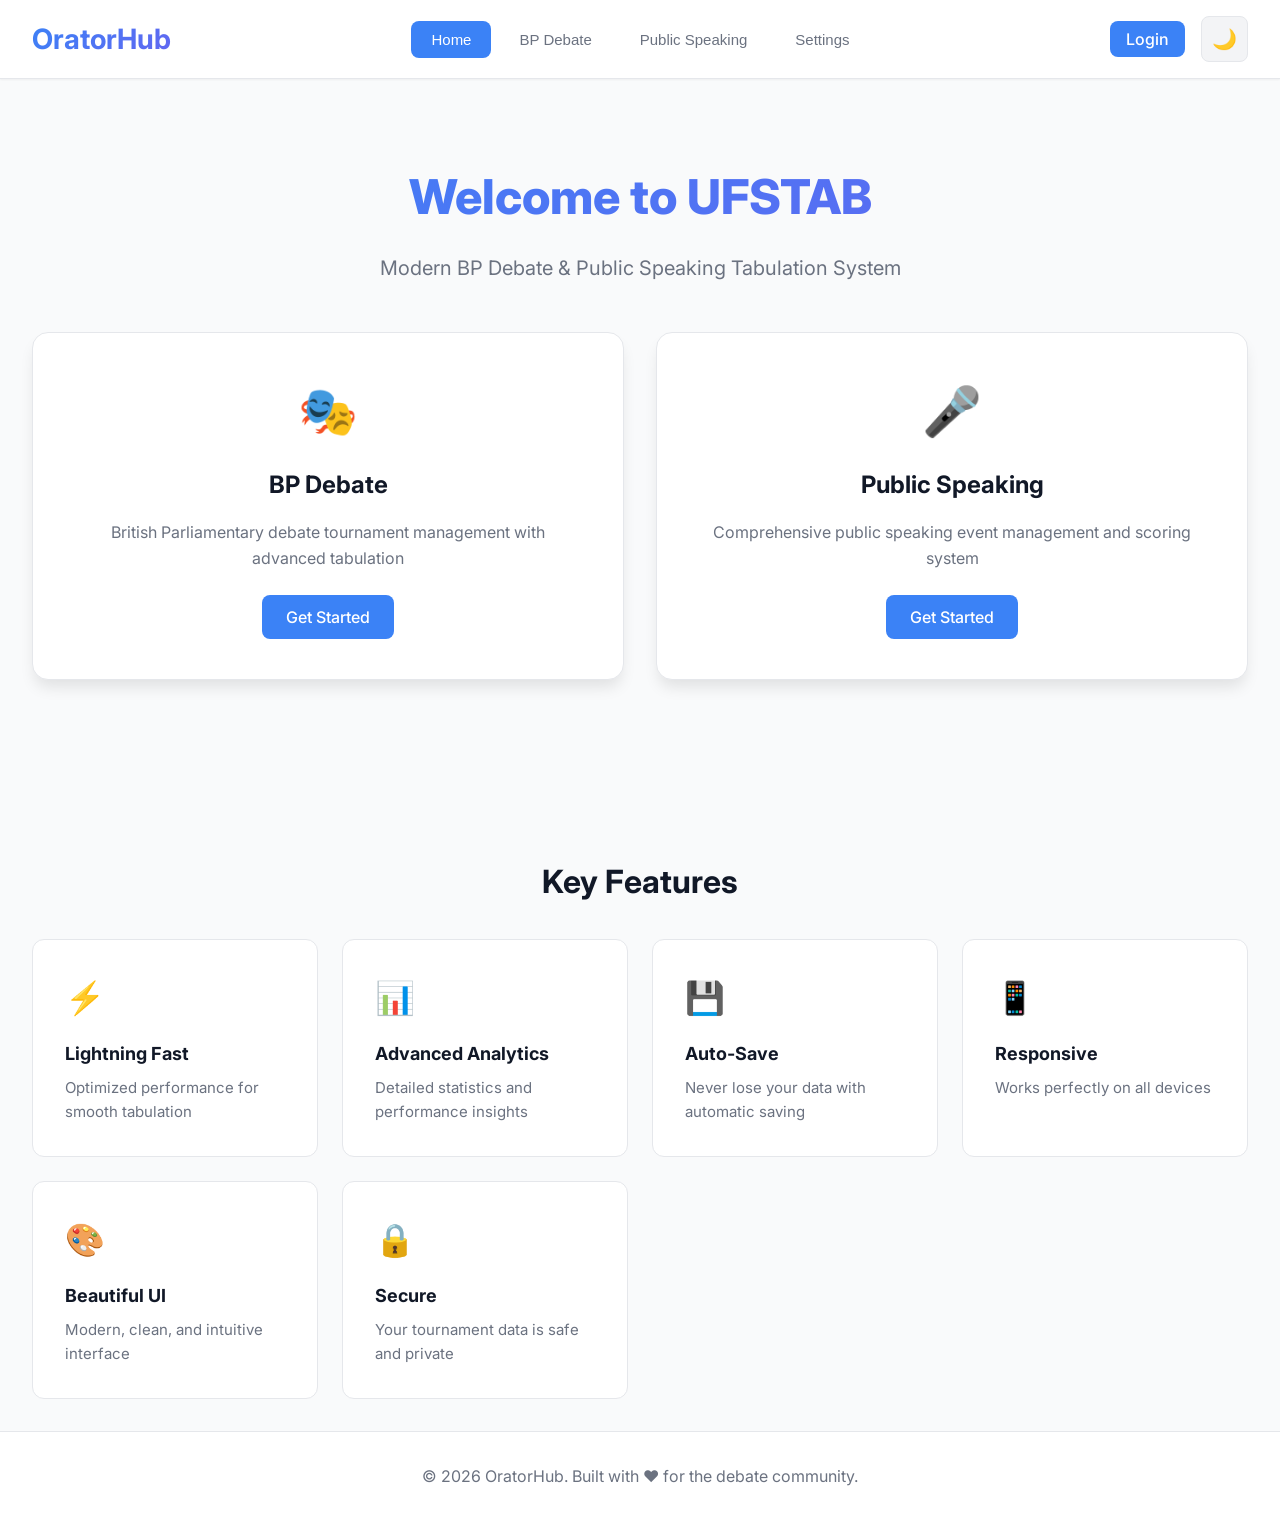
<file: index.html>
<!DOCTYPE html>
<html lang="en">
<head>
    <meta charset="UTF-8">
    <meta name="viewport" content="width=device-width, initial-scale=1.0">
    <title>OratorHub - Debate & Public Speaking Platform</title>
    <meta name="description" content="Comprehensive debate and public speaking tournament platform with real-time updates, payment processing, and hybrid event support">
    <link rel="stylesheet" href="styles.css">
    <link rel="preconnect" href="https://fonts.googleapis.com">
    <link rel="preconnect" href="https://fonts.gstatic.com" crossorigin>
    <link href="https://fonts.googleapis.com/css2?family=Inter:wght@300;400;500;600;700&display=swap" rel="stylesheet">
    
    <!-- PWA Support -->
    <link rel="manifest" href="/manifest.json">
    <meta name="theme-color" content="#3b82f6">
    <link rel="apple-touch-icon" href="/icon-192.png">
</head>
<body>
    <!-- Header -->
    <header class="header">
        <div class="container">
            <div class="header-content">
                <h1 class="logo">OratorHub</h1>
                <nav class="nav">
                    <button class="nav-btn active" data-page="home">Home</button>
                    <button class="nav-btn" data-page="bp-debate">BP Debate</button>
                    <button class="nav-btn" data-page="public-speaking">Public Speaking</button>
                    <button class="nav-btn" data-page="settings">Settings</button>
                </nav>
                <div style="display: flex; gap: 1rem; align-items: center;">
                    <div id="userMenu" style="display: none;">
                        <span id="userName" style="color: var(--text-secondary); margin-right: 0.5rem;"></span>
                        <button class="btn btn-secondary" onclick="OratorHub.auth.logout()" style="padding: 0.5rem 1rem;">Logout</button>
                    </div>
                    <button class="btn btn-primary" id="loginBtn" onclick="showLoginModal()" style="padding: 0.5rem 1rem;">Login</button>
                    <button class="theme-toggle" id="themeToggle" aria-label="Toggle theme">
                        <span class="theme-icon">🌙</span>
                    </button>
                </div>
            </div>
        </div>
    </header>

    <!-- Main Content -->
    <main class="main">
        <div class="container">
            <!-- Home Page -->
            <div id="home" class="page active">
                <div class="hero">
                    <h2 class="hero-title">Welcome to UFSTAB</h2>
                    <p class="hero-subtitle">Modern BP Debate & Public Speaking Tabulation System</p>
                    <div class="hero-cards">
                        <div class="hero-card" onclick="showPage('bp-debate')">
                            <div class="card-icon">🎭</div>
                            <h3>BP Debate</h3>
                            <p>British Parliamentary debate tournament management with advanced tabulation</p>
                            <button class="btn btn-primary">Get Started</button>
                        </div>
                        <div class="hero-card" onclick="showPage('public-speaking')">
                            <div class="card-icon">🎤</div>
                            <h3>Public Speaking</h3>
                            <p>Comprehensive public speaking event management and scoring system</p>
                            <button class="btn btn-primary">Get Started</button>
                        </div>
                    </div>
                </div>
                
                <div class="features">
                    <h3 class="section-title">Key Features</h3>
                    <div class="feature-grid">
                        <div class="feature-card">
                            <div class="feature-icon">⚡</div>
                            <h4>Lightning Fast</h4>
                            <p>Optimized performance for smooth tabulation</p>
                        </div>
                        <div class="feature-card">
                            <div class="feature-icon">📊</div>
                            <h4>Advanced Analytics</h4>
                            <p>Detailed statistics and performance insights</p>
                        </div>
                        <div class="feature-card">
                            <div class="feature-icon">💾</div>
                            <h4>Auto-Save</h4>
                            <p>Never lose your data with automatic saving</p>
                        </div>
                        <div class="feature-card">
                            <div class="feature-icon">📱</div>
                            <h4>Responsive</h4>
                            <p>Works perfectly on all devices</p>
                        </div>
                        <div class="feature-card">
                            <div class="feature-icon">🎨</div>
                            <h4>Beautiful UI</h4>
                            <p>Modern, clean, and intuitive interface</p>
                        </div>
                        <div class="feature-card">
                            <div class="feature-icon">🔒</div>
                            <h4>Secure</h4>
                            <p>Your tournament data is safe and private</p>
                        </div>
                    </div>
                </div>
            </div>

            <!-- BP Debate Page -->
            <div id="bp-debate" class="page">
                <h2 class="page-title">BP Debate Tournament</h2>
                
                <div class="tab-nav">
                    <button class="tab-btn active" data-tab="tournament">Tournament</button>
                    <button class="tab-btn" data-tab="teams">Teams</button>
                    <button class="tab-btn" data-tab="adjudicators">Adjudicators</button>
                    <button class="tab-btn" data-tab="venues">Venues</button>
                    <button class="tab-btn" data-tab="draw">Draw</button>
                    <button class="tab-btn" data-tab="results">Results</button>
                    <button class="tab-btn" data-tab="tab">Tab</button>
                    <button class="tab-btn" data-tab="customize">Customize</button>
                    <button class="tab-btn" data-tab="import">Import Data</button>
                </div>

                <!-- Tournament Tab -->
                <div id="tournament" class="tab-content active">
                    <div class="card">
                        <h3>Tournament Setup</h3>
                        <form id="tournamentForm" class="form">
                            <div class="form-group">
                                <label for="tournamentName">Tournament Name</label>
                                <input type="text" id="tournamentName" class="form-input" placeholder="Enter tournament name" required>
                            </div>
                            <div class="form-row">
                                <div class="form-group">
                                    <label for="tournamentDate">Date</label>
                                    <input type="date" id="tournamentDate" class="form-input" required>
                                </div>
                                <div class="form-group">
                                    <label for="numRounds">Number of Rounds</label>
                                    <input type="number" id="numRounds" class="form-input" min="1" max="9" value="5" required>
                                </div>
                            </div>
                            <div class="form-group">
                                <label for="tournamentVenue">Venue</label>
                                <input type="text" id="tournamentVenue" class="form-input" placeholder="Tournament location">
                            </div>
                            <button type="submit" class="btn btn-primary">Save Tournament</button>
                        </form>
                        <div id="tournamentInfo" class="tournament-info" style="display: none;">
                            <h4>Current Tournament</h4>
                            <div class="info-grid">
                                <div class="info-item">
                                    <span class="info-label">Name:</span>
                                    <span id="infoName"></span>
                                </div>
                                <div class="info-item">
                                    <span class="info-label">Date:</span>
                                    <span id="infoDate"></span>
                                </div>
                                <div class="info-item">
                                    <span class="info-label">Rounds:</span>
                                    <span id="infoRounds"></span>
                                </div>
                                <div class="info-item">
                                    <span class="info-label">Venue:</span>
                                    <span id="infoVenue"></span>
                                </div>
                            </div>
                        </div>
                    </div>
                </div>

                <!-- Teams Tab -->
                <div id="teams" class="tab-content">
                    <div class="card">
                        <div class="card-header">
                            <h3>Team Registration</h3>
                            <button class="btn btn-primary" onclick="showTeamForm()">Add Team</button>
                        </div>
                        <div id="teamForm" class="form-container" style="display: none;">
                            <form id="addTeamForm" class="form">
                                <div class="form-row">
                                    <div class="form-group">
                                        <label for="teamName">Team Name</label>
                                        <input type="text" id="teamName" class="form-input" placeholder="e.g., Cambridge A" required>
                                    </div>
                                    <div class="form-group">
                                        <label for="teamInstitution">Institution</label>
                                        <input type="text" id="teamInstitution" class="form-input" placeholder="University/Organization" required>
                                    </div>
                                </div>
                                <div class="form-row">
                                    <div class="form-group">
                                        <label for="speaker1">Speaker 1</label>
                                        <input type="text" id="speaker1" class="form-input" placeholder="Full name" required>
                                    </div>
                                    <div class="form-group">
                                        <label for="speaker2">Speaker 2</label>
                                        <input type="text" id="speaker2" class="form-input" placeholder="Full name" required>
                                    </div>
                                </div>
                                <div class="form-actions">
                                    <button type="submit" class="btn btn-primary">Add Team</button>
                                    <button type="button" class="btn btn-secondary" onclick="hideTeamForm()">Cancel</button>
                                </div>
                            </form>
                        </div>
                        <div id="teamsList" class="data-table-container">
                            <table class="data-table">
                                <thead>
                                    <tr>
                                        <th>Team Name</th>
                                        <th>Institution</th>
                                        <th>Speaker 1</th>
                                        <th>Speaker 2</th>
                                        <th>Actions</th>
                                    </tr>
                                </thead>
                                <tbody id="teamsTableBody">
                                    <tr class="empty-state">
                                        <td colspan="5">No teams registered yet. Click "Add Team" to get started.</td>
                                    </tr>
                                </tbody>
                            </table>
                        </div>
                    </div>
                </div>

                <!-- Adjudicators Tab -->
                <div id="adjudicators" class="tab-content">
                    <div class="card">
                        <div class="card-header">
                            <h3>Adjudicator Management</h3>
                            <button class="btn btn-primary" onclick="showAdjudicatorForm()">Add Adjudicator</button>
                        </div>
                        <div id="adjudicatorForm" class="form-container" style="display: none;">
                            <form id="addAdjudicatorForm" class="form">
                                <div class="form-row">
                                    <div class="form-group">
                                        <label for="adjName">Name</label>
                                        <input type="text" id="adjName" class="form-input" placeholder="Full name" required>
                                    </div>
                                    <div class="form-group">
                                        <label for="adjInstitution">Institution</label>
                                        <input type="text" id="adjInstitution" class="form-input" placeholder="University/Organization" required>
                                    </div>
                                </div>
                                <div class="form-row">
                                    <div class="form-group">
                                        <label for="adjRating">Rating (1-10)</label>
                                        <input type="number" id="adjRating" class="form-input" min="1" max="10" value="5" required>
                                    </div>
                                    <div class="form-group">
                                        <label for="adjType">Type</label>
                                        <select id="adjType" class="form-input" required>
                                            <option value="chair">Chair</option>
                                            <option value="wing">Wing</option>
                                            <option value="trainee">Trainee</option>
                                        </select>
                                    </div>
                                </div>
                                <div class="form-actions">
                                    <button type="submit" class="btn btn-primary">Add Adjudicator</button>
                                    <button type="button" class="btn btn-secondary" onclick="hideAdjudicatorForm()">Cancel</button>
                                </div>
                            </form>
                        </div>
                        <div id="adjudicatorsList" class="data-table-container">
                            <table class="data-table">
                                <thead>
                                    <tr>
                                        <th>Name</th>
                                        <th>Institution</th>
                                        <th>Rating</th>
                                        <th>Type</th>
                                        <th>Actions</th>
                                    </tr>
                                </thead>
                                <tbody id="adjudicatorsTableBody">
                                    <tr class="empty-state">
                                        <td colspan="5">No adjudicators registered yet. Click "Add Adjudicator" to get started.</td>
                                    </tr>
                                </tbody>
                            </table>
                        </div>
                    </div>
                </div>

                <!-- Venues Tab -->
                <div id="venues" class="tab-content">
                    <div class="card">
                        <div class="card-header">
                            <h3>Venue Management</h3>
                            <button class="btn btn-primary" onclick="showVenueForm()">Add Venue</button>
                        </div>
                        <div id="venueForm" class="form-container" style="display: none;">
                            <form id="addVenueForm" class="form">
                                <div class="form-row">
                                    <div class="form-group">
                                        <label for="venueName">Venue Name</label>
                                        <input type="text" id="venueName" class="form-input" placeholder="e.g., Room 101" required>
                                    </div>
                                    <div class="form-group">
                                        <label for="venueCapacity">Capacity</label>
                                        <input type="number" id="venueCapacity" class="form-input" min="1" value="20" required>
                                    </div>
                                </div>
                                <div class="form-group">
                                    <label for="venueLocation">Location</label>
                                    <input type="text" id="venueLocation" class="form-input" placeholder="Building/Floor">
                                </div>
                                <div class="form-actions">
                                    <button type="submit" class="btn btn-primary">Add Venue</button>
                                    <button type="button" class="btn btn-secondary" onclick="hideVenueForm()">Cancel</button>
                                </div>
                            </form>
                        </div>
                        <div id="venuesList" class="data-table-container">
                            <table class="data-table">
                                <thead>
                                    <tr>
                                        <th>Venue Name</th>
                                        <th>Capacity</th>
                                        <th>Location</th>
                                        <th>Actions</th>
                                    </tr>
                                </thead>
                                <tbody id="venuesTableBody">
                                    <tr class="empty-state">
                                        <td colspan="4">No venues added yet. Click "Add Venue" to get started.</td>
                                    </tr>
                                </tbody>
                            </table>
                        </div>
                    </div>
                </div>

                <!-- Draw Tab -->
                <div id="draw" class="tab-content">
                    <div class="card">
                        <div class="card-header">
                            <h3>Round Draw</h3>
                            <div class="card-actions">
                                <select id="roundSelect" class="form-input" style="max-width: 200px;">
                                    <option value="1">Round 1</option>
                                </select>
                                <button class="btn btn-primary" onclick="generateDraw()">Generate Draw</button>
                                <button class="btn btn-secondary" onclick="exportDraw()">Export</button>
                            </div>
                        </div>
                        <div id="drawDisplay" class="draw-container">
                            <p class="empty-state-text">Click "Generate Draw" to create the draw for the selected round.</p>
                        </div>
                    </div>
                </div>

                <!-- Results Tab -->
                <div id="results" class="tab-content">
                    <div class="card">
                        <div class="card-header">
                            <h3>Enter Results</h3>
                            <select id="resultsRoundSelect" class="form-input" style="max-width: 200px;">
                                <option value="1">Round 1</option>
                            </select>
                        </div>
                        <div id="resultsContainer">
                            <p class="empty-state-text">Generate a draw first to enter results.</p>
                        </div>
                    </div>
                </div>

                <!-- Tab Tab -->
                <div id="tab" class="tab-content">
                    <div class="card">
                        <h3>Tournament Standings</h3>
                        <div class="tab-nav secondary">
                            <button class="tab-btn active" data-subtab="team-tab">Team Tab</button>
                            <button class="tab-btn" data-subtab="speaker-tab">Speaker Tab</button>
                        </div>
                        
                        <div id="team-tab" class="subtab-content active">
                            <div class="data-table-container">
                                <table class="data-table standings-table">
                                    <thead>
                                        <tr>
                                            <th>Rank</th>
                                            <th>Team</th>
                                            <th>Institution</th>
                                            <th>Points</th>
                                            <th>Wins</th>
                                            <th>Speaker Points</th>
                                        </tr>
                                    </thead>
                                    <tbody id="teamTabBody">
                                        <tr class="empty-state">
                                            <td colspan="6">No results available yet. Enter results to see standings.</td>
                                        </tr>
                                    </tbody>
                                </table>
                            </div>
                        </div>
                        
                        <div id="speaker-tab" class="subtab-content">
                            <div class="data-table-container">
                                <table class="data-table standings-table">
                                    <thead>
                                        <tr>
                                            <th>Rank</th>
                                            <th>Speaker</th>
                                            <th>Team</th>
                                            <th>Institution</th>
                                            <th>Total Points</th>
                                            <th>Average</th>
                                        </tr>
                                    </thead>
                                    <tbody id="speakerTabBody">
                                        <tr class="empty-state">
                                            <td colspan="6">No results available yet. Enter results to see speaker standings.</td>
                                        </tr>
                                    </tbody>
                                </table>
                            </div>
                        </div>
                    </div>
                </div>
                
                <!-- Customize Tab -->
                <div id="customize" class="tab-content">
                    <div class="card">
                        <h3>Tournament Customization</h3>
                        <p style="color: var(--text-secondary); margin-bottom: 1.5rem;">
                            Customize the appearance of your tournament's public display page.
                        </p>
                        <form id="customizeForm" class="form">
                            <div class="form-group">
                                <label for="customLogoUrl">Logo URL</label>
                                <input type="url" id="customLogoUrl" class="form-input" placeholder="https://example.com/logo.png">
                                <small style="color: var(--text-secondary);">URL to your tournament logo image</small>
                            </div>
                            <div class="form-row">
                                <div class="form-group">
                                    <label for="primaryColor">Primary Color</label>
                                    <input type="color" id="primaryColor" class="form-input" value="#3b82f6">
                                </div>
                                <div class="form-group">
                                    <label for="secondaryColor">Secondary Color</label>
                                    <input type="color" id="secondaryColor" class="form-input" value="#10b981">
                                </div>
                            </div>
                            <div class="form-group">
                                <label>
                                    <input type="checkbox" id="showPublicTab" checked>
                                    Enable Public Display Tab
                                </label>
                                <small style="color: var(--text-secondary); display: block; margin-top: 0.5rem;">
                                    Allow anyone to view tournament information via a public URL
                                </small>
                            </div>
                            <div class="form-group" id="publicUrlDisplay" style="display: none;">
                                <label>Public Display URL</label>
                                <div style="display: flex; gap: 0.5rem; align-items: center;">
                                    <input type="text" id="publicUrl" class="form-input" readonly>
                                    <button type="button" class="btn btn-secondary" onclick="copyPublicUrl()">Copy</button>
                                </div>
                            </div>
                            <button type="submit" class="btn btn-primary">Save Customization</button>
                        </form>
                    </div>
                </div>
                
                <!-- Import Data Tab -->
                <div id="import" class="tab-content">
                    <div class="card">
                        <h3>Import Registration Data</h3>
                        <p style="color: var(--text-secondary); margin-bottom: 1.5rem;">
                            Import speaker and team registrations from Google Forms exports or Excel files.
                        </p>
                        
                        <div class="info-card" style="background: #eff6ff; border-left: 4px solid #3b82f6; padding: 1rem; margin-bottom: 1.5rem;">
                            <h4 style="margin-top: 0;">Expected CSV/Excel Format</h4>
                            <p>Your file should include the following columns (column names are case-insensitive):</p>
                            <ul>
                                <li><strong>email</strong> or <strong>Email Address</strong> - Required</li>
                                <li><strong>name</strong> or <strong>Full Name</strong> - Optional</li>
                                <li><strong>registration_type</strong> or <strong>Registration Type</strong> - "individual" or "team"</li>
                                <li><strong>team_name</strong> or <strong>Team Name</strong> - For team registrations</li>
                                <li><strong>partner_name</strong> or <strong>Partner Name</strong> - For team registrations</li>
                                <li><strong>partner_email</strong> or <strong>Partner Email</strong> - For team registrations</li>
                            </ul>
                        </div>
                        
                        <form id="importForm" class="form">
                            <div class="form-group">
                                <label for="importFile">Select CSV or Excel File</label>
                                <input type="file" id="importFile" class="form-input" accept=".csv,.xlsx,.xls" required>
                                <small style="color: var(--text-secondary);">
                                    Supported formats: CSV, XLSX, XLS
                                </small>
                            </div>
                            <button type="submit" class="btn btn-primary">Import Registrations</button>
                        </form>
                        
                        <div id="importResults" style="display: none; margin-top: 1.5rem;">
                            <h4>Import Results</h4>
                            <div id="importResultsContent"></div>
                        </div>
                    </div>
                </div>
            </div>

            <!-- Public Speaking Page -->
            <div id="public-speaking" class="page">
                <h2 class="page-title">Public Speaking Events</h2>
                
                <div class="tab-nav">
                    <button class="tab-btn active" data-tab="ps-events">Events</button>
                    <button class="tab-btn" data-tab="ps-speakers">Speakers</button>
                    <button class="tab-btn" data-tab="ps-judges">Judges</button>
                    <button class="tab-btn" data-tab="ps-scoring">Scoring</button>
                    <button class="tab-btn" data-tab="ps-results">Results</button>
                </div>

                <!-- Events Tab -->
                <div id="ps-events" class="tab-content active">
                    <div class="card">
                        <h3>Event Setup</h3>
                        <form id="psEventForm" class="form">
                            <div class="form-group">
                                <label for="eventName">Event Name</label>
                                <input type="text" id="eventName" class="form-input" placeholder="e.g., Impromptu Speaking" required>
                            </div>
                            <div class="form-row">
                                <div class="form-group">
                                    <label for="eventDate">Date</label>
                                    <input type="date" id="eventDate" class="form-input" required>
                                </div>
                                <div class="form-group">
                                    <label for="eventType">Event Type</label>
                                    <select id="eventType" class="form-input" required>
                                        <option value="impromptu">Impromptu Speaking</option>
                                        <option value="prepared">Prepared Speaking</option>
                                        <option value="persuasive">Persuasive Speaking</option>
                                        <option value="informative">Informative Speaking</option>
                                        <option value="storytelling">Storytelling</option>
                                    </select>
                                </div>
                            </div>
                            <div class="form-row">
                                <div class="form-group">
                                    <label for="timeLimit">Time Limit (minutes)</label>
                                    <input type="number" id="timeLimit" class="form-input" min="1" max="30" value="7" required>
                                </div>
                                <div class="form-group">
                                    <label for="numJudges">Number of Judges</label>
                                    <input type="number" id="numJudges" class="form-input" min="1" max="10" value="3" required>
                                </div>
                            </div>
                            <button type="submit" class="btn btn-primary">Save Event</button>
                        </form>
                        <div id="psEventInfo" class="tournament-info" style="display: none;">
                            <h4>Current Event</h4>
                            <div class="info-grid">
                                <div class="info-item">
                                    <span class="info-label">Name:</span>
                                    <span id="psInfoName"></span>
                                </div>
                                <div class="info-item">
                                    <span class="info-label">Type:</span>
                                    <span id="psInfoType"></span>
                                </div>
                                <div class="info-item">
                                    <span class="info-label">Time Limit:</span>
                                    <span id="psInfoTime"></span>
                                </div>
                                <div class="info-item">
                                    <span class="info-label">Judges:</span>
                                    <span id="psInfoJudges"></span>
                                </div>
                            </div>
                        </div>
                    </div>
                </div>

                <!-- Speakers Tab -->
                <div id="ps-speakers" class="tab-content">
                    <div class="card">
                        <div class="card-header">
                            <h3>Speaker Registration</h3>
                            <button class="btn btn-primary" onclick="showPSSpeakerForm()">Add Speaker</button>
                        </div>
                        <div id="psSpeakerForm" class="form-container" style="display: none;">
                            <form id="addPSSpeakerForm" class="form">
                                <div class="form-row">
                                    <div class="form-group">
                                        <label for="psSpeakerName">Name</label>
                                        <input type="text" id="psSpeakerName" class="form-input" placeholder="Full name" required>
                                    </div>
                                    <div class="form-group">
                                        <label for="psSpeakerInstitution">Institution</label>
                                        <input type="text" id="psSpeakerInstitution" class="form-input" placeholder="School/Organization" required>
                                    </div>
                                </div>
                                <div class="form-row">
                                    <div class="form-group">
                                        <label for="psSpeakerEmail">Email</label>
                                        <input type="email" id="psSpeakerEmail" class="form-input" placeholder="email@example.com">
                                    </div>
                                    <div class="form-group">
                                        <label for="psSpeakerCategory">Category</label>
                                        <select id="psSpeakerCategory" class="form-input">
                                            <option value="novice">Novice</option>
                                            <option value="intermediate">Intermediate</option>
                                            <option value="advanced">Advanced</option>
                                            <option value="open">Open</option>
                                        </select>
                                    </div>
                                </div>
                                <div class="form-actions">
                                    <button type="submit" class="btn btn-primary">Add Speaker</button>
                                    <button type="button" class="btn btn-secondary" onclick="hidePSSpeakerForm()">Cancel</button>
                                </div>
                            </form>
                        </div>
                        <div id="psSpeakersList" class="data-table-container">
                            <table class="data-table">
                                <thead>
                                    <tr>
                                        <th>Name</th>
                                        <th>Institution</th>
                                        <th>Email</th>
                                        <th>Category</th>
                                        <th>Actions</th>
                                    </tr>
                                </thead>
                                <tbody id="psSpeakersTableBody">
                                    <tr class="empty-state">
                                        <td colspan="5">No speakers registered yet. Click "Add Speaker" to get started.</td>
                                    </tr>
                                </tbody>
                            </table>
                        </div>
                    </div>
                </div>

                <!-- Judges Tab -->
                <div id="ps-judges" class="tab-content">
                    <div class="card">
                        <div class="card-header">
                            <h3>Judge Management</h3>
                            <button class="btn btn-primary" onclick="showPSJudgeForm()">Add Judge</button>
                        </div>
                        <div id="psJudgeForm" class="form-container" style="display: none;">
                            <form id="addPSJudgeForm" class="form">
                                <div class="form-row">
                                    <div class="form-group">
                                        <label for="psJudgeName">Name</label>
                                        <input type="text" id="psJudgeName" class="form-input" placeholder="Full name" required>
                                    </div>
                                    <div class="form-group">
                                        <label for="psJudgeInstitution">Institution</label>
                                        <input type="text" id="psJudgeInstitution" class="form-input" placeholder="Organization" required>
                                    </div>
                                </div>
                                <div class="form-row">
                                    <div class="form-group">
                                        <label for="psJudgeExpertise">Expertise Level</label>
                                        <select id="psJudgeExpertise" class="form-input" required>
                                            <option value="expert">Expert</option>
                                            <option value="experienced">Experienced</option>
                                            <option value="novice">Novice</option>
                                        </select>
                                    </div>
                                    <div class="form-group">
                                        <label for="psJudgeEmail">Email</label>
                                        <input type="email" id="psJudgeEmail" class="form-input" placeholder="email@example.com">
                                    </div>
                                </div>
                                <div class="form-actions">
                                    <button type="submit" class="btn btn-primary">Add Judge</button>
                                    <button type="button" class="btn btn-secondary" onclick="hidePSJudgeForm()">Cancel</button>
                                </div>
                            </form>
                        </div>
                        <div id="psJudgesList" class="data-table-container">
                            <table class="data-table">
                                <thead>
                                    <tr>
                                        <th>Name</th>
                                        <th>Institution</th>
                                        <th>Expertise</th>
                                        <th>Email</th>
                                        <th>Actions</th>
                                    </tr>
                                </thead>
                                <tbody id="psJudgesTableBody">
                                    <tr class="empty-state">
                                        <td colspan="5">No judges registered yet. Click "Add Judge" to get started.</td>
                                    </tr>
                                </tbody>
                            </table>
                        </div>
                    </div>
                </div>

                <!-- Scoring Tab -->
                <div id="ps-scoring" class="tab-content">
                    <div class="card">
                        <h3>Score Entry</h3>
                        <div id="psScoringContainer">
                            <p class="empty-state-text">Add speakers and judges first to enable scoring.</p>
                        </div>
                    </div>
                </div>

                <!-- Results Tab -->
                <div id="ps-results" class="tab-content">
                    <div class="card">
                        <div class="card-header">
                            <h3>Event Results</h3>
                            <button class="btn btn-secondary" onclick="exportPSResults()">Export Results</button>
                        </div>
                        <div class="data-table-container">
                            <table class="data-table standings-table">
                                <thead>
                                    <tr>
                                        <th>Rank</th>
                                        <th>Speaker</th>
                                        <th>Institution</th>
                                        <th>Category</th>
                                        <th>Total Score</th>
                                        <th>Average Score</th>
                                    </tr>
                                </thead>
                                <tbody id="psResultsBody">
                                    <tr class="empty-state">
                                        <td colspan="6">No scores entered yet. Enter scores to see results.</td>
                                    </tr>
                                </tbody>
                            </table>
                        </div>
                    </div>
                </div>
            </div>

            <!-- Settings Page -->
            <div id="settings" class="page">
                <h2 class="page-title">Settings</h2>
                <div class="settings-grid">
                    <div class="card">
                        <h3>Theme</h3>
                        <div class="setting-item">
                            <label>
                                <input type="radio" name="theme" value="light" checked> Light Mode
                            </label>
                        </div>
                        <div class="setting-item">
                            <label>
                                <input type="radio" name="theme" value="dark"> Dark Mode
                            </label>
                        </div>
                    </div>
                    
                    <div class="card">
                        <h3>Data Management</h3>
                        <button class="btn btn-primary full-width" onclick="exportAllData()">Export All Data</button>
                        <button class="btn btn-secondary full-width" onclick="importData()">Import Data</button>
                        <button class="btn btn-danger full-width" onclick="clearAllData()">Clear All Data</button>
                    </div>
                    
                    <div class="card">
                        <h3>About</h3>
                        <p><strong>OratorHub</strong> v2.0.0</p>
                        <p>Comprehensive Debate & Public Speaking Platform</p>
                        <p>Powered by Flask + PostgreSQL + Real-time SSE</p>
                        <p>© 2026 OratorHub. All rights reserved.</p>
                    </div>
                </div>
            </div>
        </div>
    </main>

    <!-- Footer -->
    <footer class="footer">
        <div class="container">
            <p>&copy; 2026 OratorHub. Built with ❤️ for the debate community.</p>
        </div>
    </footer>

    <!-- Login/Register Modal -->
    <div id="authModal" class="modal" style="display: none;">
        <div class="modal-content">
            <span class="close" onclick="closeAuthModal()">&times;</span>
            <div id="loginForm" class="auth-form">
                <h2>Login to OratorHub</h2>
                <form onsubmit="handleLogin(event)">
                    <div class="form-group">
                        <label for="loginEmail">Email</label>
                        <input type="email" id="loginEmail" class="form-input" required>
                    </div>
                    <div class="form-group">
                        <label for="loginPassword">Password</label>
                        <input type="password" id="loginPassword" class="form-input" required>
                    </div>
                    <button type="submit" class="btn btn-primary full-width">Login</button>
                </form>
                <p style="text-align: center; margin-top: 1rem;">
                    Don't have an account? <a href="#" onclick="showRegisterForm(); return false;">Register</a>
                </p>
            </div>
            <div id="registerForm" class="auth-form" style="display: none;">
                <h2>Register for OratorHub</h2>
                <form onsubmit="handleRegister(event)">
                    <div class="form-row">
                        <div class="form-group">
                            <label for="regEmail">Email</label>
                            <input type="email" id="regEmail" class="form-input" required>
                        </div>
                        <div class="form-group">
                            <label for="regUsername">Username</label>
                            <input type="text" id="regUsername" class="form-input" required>
                        </div>
                    </div>
                    <div class="form-row">
                        <div class="form-group">
                            <label for="regFullName">Full Name</label>
                            <input type="text" id="regFullName" class="form-input">
                        </div>
                        <div class="form-group">
                            <label for="regInstitution">Institution</label>
                            <input type="text" id="regInstitution" class="form-input">
                        </div>
                    </div>
                    <div class="form-group">
                        <label for="regPassword">Password</label>
                        <input type="password" id="regPassword" class="form-input" required minlength="6">
                    </div>
                    <div class="form-group">
                        <label for="regRole">Role</label>
                        <select id="regRole" class="form-input">
                            <option value="user">Debater/Speaker</option>
                            <option value="judge">Judge</option>
                            <option value="organizer">Tournament Organizer</option>
                        </select>
                    </div>
                    <button type="submit" class="btn btn-primary full-width">Register</button>
                </form>
                <p style="text-align: center; margin-top: 1rem;">
                    Already have an account? <a href="#" onclick="showLoginForm(); return false;">Login</a>
                </p>
            </div>
        </div>
    </div>

    <script src="api-client.js"></script>
    <script src="script.js"></script>
    <script src="app-enhanced.js"></script>
    <script src="tournament-custom.js"></script>
</body>
</html>
</file>
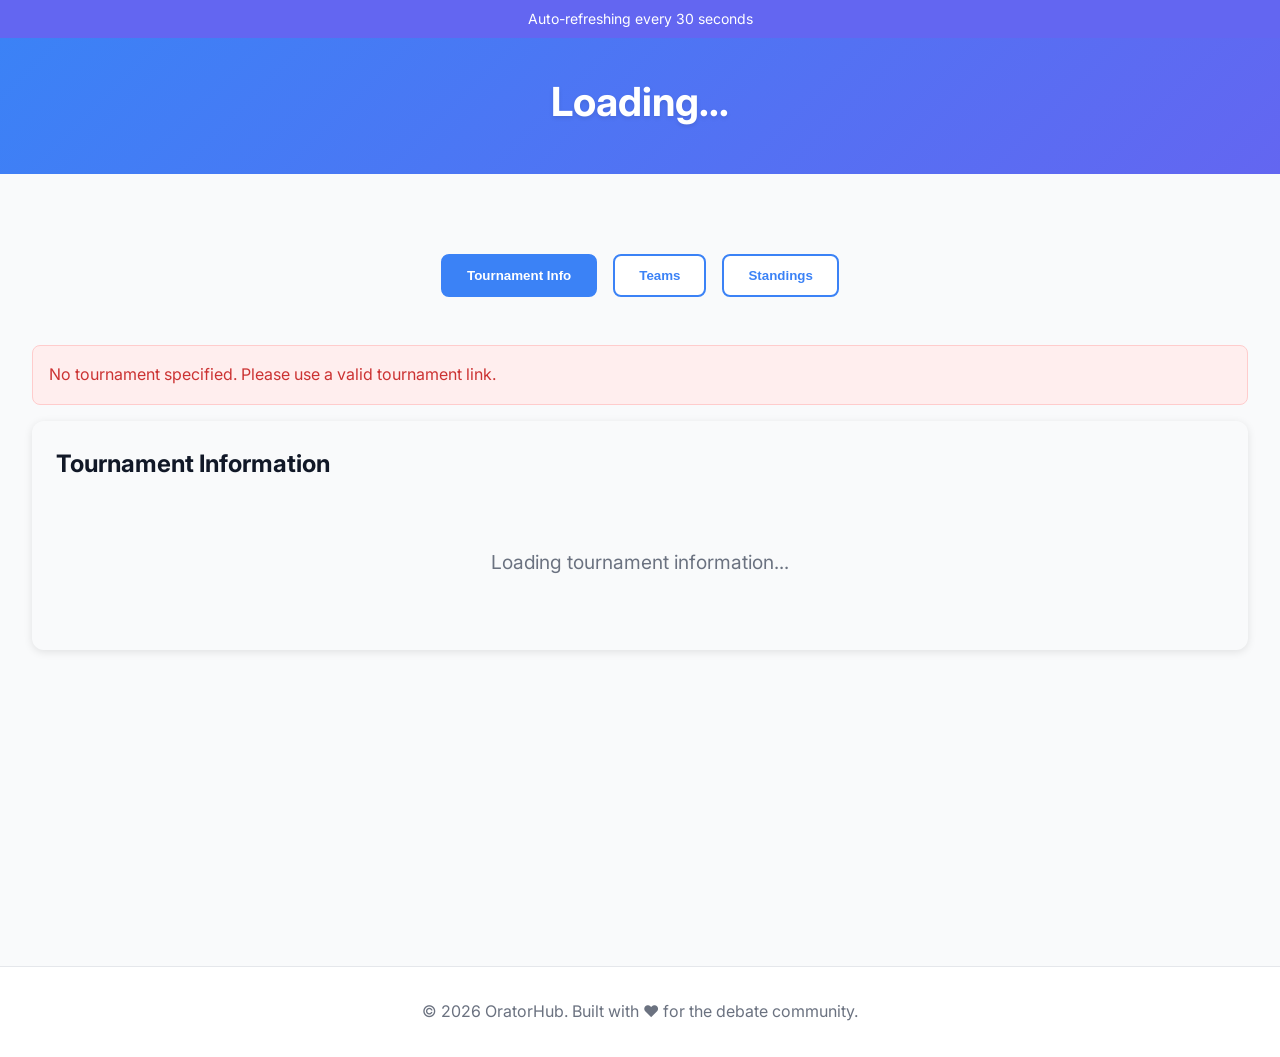
<file: public-display.html>
<!DOCTYPE html>
<html lang="en">
<head>
    <meta charset="UTF-8">
    <meta name="viewport" content="width=device-width, initial-scale=1.0">
    <title>Tournament Display - OratorHub</title>
    <meta name="description" content="Public tournament display for OratorHub">
    <link rel="stylesheet" href="styles.css">
    <link rel="preconnect" href="https://fonts.googleapis.com">
    <link rel="preconnect" href="https://fonts.gstatic.com" crossorigin>
    <link href="https://fonts.googleapis.com/css2?family=Inter:wght@300;400;500;600;700&display=swap" rel="stylesheet">
    <style>
        /* Public display specific styles */
        .public-header {
            background: linear-gradient(135deg, var(--primary-color, #3b82f6) 0%, var(--secondary-color, #10b981) 100%);
            padding: 2rem 1rem;
            text-align: center;
            color: white;
            margin-bottom: 2rem;
        }
        
        .tournament-logo {
            max-width: 200px;
            max-height: 100px;
            margin-bottom: 1rem;
        }
        
        .public-header h1 {
            margin: 0;
            font-size: 2.5rem;
            text-shadow: 0 2px 4px rgba(0,0,0,0.1);
        }
        
        .public-header p {
            margin: 0.5rem 0 0 0;
            font-size: 1.2rem;
            opacity: 0.95;
        }
        
        .public-nav {
            display: flex;
            justify-content: center;
            gap: 1rem;
            flex-wrap: wrap;
            padding: 1rem 0;
            border-bottom: 2px solid var(--border);
            margin-bottom: 2rem;
        }
        
        .public-nav-btn {
            padding: 0.75rem 1.5rem;
            border: 2px solid var(--primary-color, #3b82f6);
            background: white;
            color: var(--primary-color, #3b82f6);
            border-radius: 0.5rem;
            font-weight: 600;
            cursor: pointer;
            transition: all 0.3s;
        }
        
        .public-nav-btn:hover {
            background: var(--primary-color, #3b82f6);
            color: white;
        }
        
        .public-nav-btn.active {
            background: var(--primary-color, #3b82f6);
            color: white;
        }
        
        .public-section {
            display: none;
        }
        
        .public-section.active {
            display: block;
        }
        
        .info-card {
            background: var(--card-bg);
            border-radius: 0.75rem;
            padding: 1.5rem;
            margin-bottom: 1rem;
            box-shadow: 0 2px 8px rgba(0,0,0,0.1);
        }
        
        .info-grid {
            display: grid;
            grid-template-columns: repeat(auto-fit, minmax(250px, 1fr));
            gap: 1rem;
            margin-top: 1rem;
        }
        
        .info-item {
            padding: 1rem;
            background: var(--bg);
            border-radius: 0.5rem;
        }
        
        .info-label {
            font-weight: 600;
            color: var(--text-secondary);
            font-size: 0.875rem;
            text-transform: uppercase;
            letter-spacing: 0.05em;
        }
        
        .info-value {
            font-size: 1.25rem;
            font-weight: 700;
            color: var(--text-primary);
            margin-top: 0.25rem;
        }
        
        .standings-card {
            background: var(--card-bg);
            border-radius: 0.75rem;
            padding: 0;
            overflow: hidden;
            box-shadow: 0 2px 8px rgba(0,0,0,0.1);
        }
        
        .standings-header {
            background: var(--primary-color, #3b82f6);
            color: white;
            padding: 1rem 1.5rem;
            font-size: 1.25rem;
            font-weight: 700;
        }
        
        .standings-table {
            width: 100%;
        }
        
        .standings-table td {
            padding: 1rem;
        }
        
        .rank-badge {
            display: inline-flex;
            align-items: center;
            justify-content: center;
            width: 2rem;
            height: 2rem;
            border-radius: 50%;
            font-weight: 700;
            font-size: 1.1rem;
        }
        
        .rank-1 {
            background: gold;
            color: #000;
        }
        
        .rank-2 {
            background: silver;
            color: #000;
        }
        
        .rank-3 {
            background: #cd7f32;
            color: white;
        }
        
        .rank-other {
            background: var(--bg);
            color: var(--text-primary);
        }
        
        .auto-refresh-banner {
            background: var(--secondary-color, #10b981);
            color: white;
            padding: 0.5rem;
            text-align: center;
            font-size: 0.875rem;
        }
        
        .loading {
            text-align: center;
            padding: 3rem;
            font-size: 1.2rem;
            color: var(--text-secondary);
        }
        
        .error-message {
            background: #fee;
            border: 1px solid #fcc;
            color: #c33;
            padding: 1rem;
            border-radius: 0.5rem;
            margin: 1rem 0;
        }
    </style>
</head>
<body>
    <div class="auto-refresh-banner" id="refreshBanner">
        Auto-refreshing every 30 seconds
    </div>
    
    <div class="public-header" id="tournamentHeader">
        <div class="container">
            <img id="tournamentLogo" class="tournament-logo" style="display: none;" alt="Tournament Logo">
            <h1 id="tournamentName">Loading...</h1>
            <p id="tournamentDetails"></p>
        </div>
    </div>

    <main class="main">
        <div class="container">
            <div class="public-nav" id="publicNav">
                <button class="public-nav-btn active" onclick="showPublicSection('info')">Tournament Info</button>
                <button class="public-nav-btn" onclick="showPublicSection('teams')">Teams</button>
                <button class="public-nav-btn" onclick="showPublicSection('standings')">Standings</button>
            </div>

            <div id="errorContainer"></div>
            
            <!-- Tournament Info Section -->
            <div id="info" class="public-section active">
                <div class="info-card">
                    <h2>Tournament Information</h2>
                    <div class="info-grid" id="tournamentInfo">
                        <div class="loading">Loading tournament information...</div>
                    </div>
                </div>
            </div>

            <!-- Teams Section -->
            <div id="teams" class="public-section">
                <div class="standings-card">
                    <div class="standings-header">Registered Teams</div>
                    <div class="data-table-container">
                        <table class="data-table">
                            <thead>
                                <tr>
                                    <th>#</th>
                                    <th>Team Name</th>
                                    <th>Institution</th>
                                    <th>Speaker 1</th>
                                    <th>Speaker 2</th>
                                </tr>
                            </thead>
                            <tbody id="teamsTableBody">
                                <tr>
                                    <td colspan="5" class="loading">Loading teams...</td>
                                </tr>
                            </tbody>
                        </table>
                    </div>
                </div>
            </div>

            <!-- Standings Section -->
            <div id="standings" class="public-section">
                <div class="standings-card">
                    <div class="standings-header">Current Standings</div>
                    <div class="data-table-container">
                        <table class="data-table standings-table">
                            <thead>
                                <tr>
                                    <th>Rank</th>
                                    <th>Team</th>
                                    <th>Institution</th>
                                    <th>Points</th>
                                    <th>Wins</th>
                                    <th>Speaker Points</th>
                                </tr>
                            </thead>
                            <tbody id="standingsTableBody">
                                <tr>
                                    <td colspan="6" class="loading">Loading standings...</td>
                                </tr>
                            </tbody>
                        </table>
                    </div>
                </div>
            </div>
        </div>
    </main>

    <footer class="footer">
        <div class="container">
            <p>&copy; 2026 OratorHub. Built with ❤️ for the debate community.</p>
        </div>
    </footer>

    <script>
        // Get tournament slug from URL parameter
        const urlParams = new URLSearchParams(window.location.search);
        const tournamentSlug = urlParams.get('slug');
        
        let tournamentData = null;
        let refreshInterval = null;
        
        // Show section
        function showPublicSection(sectionName) {
            document.querySelectorAll('.public-section').forEach(section => {
                section.classList.remove('active');
            });
            document.querySelectorAll('.public-nav-btn').forEach(btn => {
                btn.classList.remove('active');
            });
            
            document.getElementById(sectionName).classList.add('active');
            event.target.classList.add('active');
        }
        
        // Load tournament data
        async function loadTournamentData() {
            if (!tournamentSlug) {
                showError('No tournament specified. Please use a valid tournament link.');
                return;
            }
            
            try {
                const response = await fetch(`/api/tournaments/public/${tournamentSlug}`);
                
                if (!response.ok) {
                    throw new Error('Tournament not found or public display is disabled');
                }
                
                tournamentData = await response.json();
                
                // Apply custom colors
                if (tournamentData.primary_color) {
                    document.documentElement.style.setProperty('--primary-color', tournamentData.primary_color);
                }
                if (tournamentData.secondary_color) {
                    document.documentElement.style.setProperty('--secondary-color', tournamentData.secondary_color);
                }
                
                // Display tournament header
                document.getElementById('tournamentName').textContent = tournamentData.name;
                
                const details = `${tournamentData.format} • ${tournamentData.venue || 'Virtual'} • ${new Date(tournamentData.start_date).toLocaleDateString()}`;
                document.getElementById('tournamentDetails').textContent = details;
                
                // Display logo if available
                if (tournamentData.custom_logo_url) {
                    const logo = document.getElementById('tournamentLogo');
                    logo.src = tournamentData.custom_logo_url;
                    logo.style.display = 'block';
                }
                
                // Load tournament info
                loadTournamentInfo();
                
                // Load teams and standings
                loadTeams();
                loadStandings();
                
            } catch (error) {
                showError(error.message);
            }
        }
        
        function loadTournamentInfo() {
            const infoHtml = `
                <div class="info-item">
                    <div class="info-label">Format</div>
                    <div class="info-value">${tournamentData.format}</div>
                </div>
                <div class="info-item">
                    <div class="info-label">Venue</div>
                    <div class="info-value">${tournamentData.venue || 'TBD'}</div>
                </div>
                <div class="info-item">
                    <div class="info-label">Start Date</div>
                    <div class="info-value">${new Date(tournamentData.start_date).toLocaleDateString()}</div>
                </div>
                <div class="info-item">
                    <div class="info-label">End Date</div>
                    <div class="info-value">${new Date(tournamentData.end_date).toLocaleDateString()}</div>
                </div>
                <div class="info-item">
                    <div class="info-label">Rounds</div>
                    <div class="info-value">${tournamentData.num_rounds}</div>
                </div>
                <div class="info-item">
                    <div class="info-label">Status</div>
                    <div class="info-value">${tournamentData.status.toUpperCase()}</div>
                </div>
            `;
            
            document.getElementById('tournamentInfo').innerHTML = infoHtml;
            
            if (tournamentData.description) {
                const descHtml = `<div style="grid-column: 1/-1; margin-top: 1rem; padding: 1rem; background: var(--bg); border-radius: 0.5rem;">
                    <h3>About</h3>
                    <p>${tournamentData.description}</p>
                </div>`;
                document.getElementById('tournamentInfo').insertAdjacentHTML('beforeend', descHtml);
            }
        }
        
        async function loadTeams() {
            try {
                const response = await fetch(`/api/tournaments/public/${tournamentSlug}/teams`);
                
                if (!response.ok) {
                    throw new Error('Failed to load teams');
                }
                
                const teams = await response.json();
                const tbody = document.getElementById('teamsTableBody');
                
                if (teams.length === 0) {
                    tbody.innerHTML = '<tr><td colspan="5" style="text-align: center; padding: 2rem;">No teams registered yet</td></tr>';
                    return;
                }
                
                tbody.innerHTML = teams.map((team, index) => `
                    <tr>
                        <td>${index + 1}</td>
                        <td><strong>${team.name}</strong></td>
                        <td>${team.institution || '-'}</td>
                        <td>${team.speaker1_name}</td>
                        <td>${team.speaker2_name}</td>
                    </tr>
                `).join('');
                
            } catch (error) {
                document.getElementById('teamsTableBody').innerHTML = 
                    `<tr><td colspan="5" class="error-message">Error loading teams: ${error.message}</td></tr>`;
            }
        }
        
        async function loadStandings() {
            try {
                const response = await fetch(`/api/tournaments/public/${tournamentSlug}/standings`);
                
                if (!response.ok) {
                    throw new Error('Failed to load standings');
                }
                
                const standings = await response.json();
                const tbody = document.getElementById('standingsTableBody');
                
                if (standings.length === 0) {
                    tbody.innerHTML = '<tr><td colspan="6" style="text-align: center; padding: 2rem;">No results available yet</td></tr>';
                    return;
                }
                
                tbody.innerHTML = standings.map(team => {
                    const rankClass = team.rank <= 3 ? `rank-${team.rank}` : 'rank-other';
                    return `
                        <tr>
                            <td><span class="rank-badge ${rankClass}">${team.rank}</span></td>
                            <td><strong>${team.name}</strong></td>
                            <td>${team.institution || '-'}</td>
                            <td><strong>${team.points}</strong></td>
                            <td>${team.wins}</td>
                            <td>${team.speaker_points.toFixed(1)}</td>
                        </tr>
                    `;
                }).join('');
                
            } catch (error) {
                document.getElementById('standingsTableBody').innerHTML = 
                    `<tr><td colspan="6" class="error-message">Error loading standings: ${error.message}</td></tr>`;
            }
        }
        
        function showError(message) {
            const errorDiv = document.createElement('div');
            errorDiv.className = 'error-message';
            errorDiv.textContent = message;
            document.getElementById('errorContainer').appendChild(errorDiv);
        }
        
        // Auto-refresh data every 30 seconds
        function startAutoRefresh() {
            refreshInterval = setInterval(() => {
                if (tournamentData) {
                    loadTeams();
                    loadStandings();
                }
            }, 30000);
        }
        
        // Initialize
        document.addEventListener('DOMContentLoaded', () => {
            loadTournamentData();
            startAutoRefresh();
        });
        
        // Cleanup on page unload
        window.addEventListener('beforeunload', () => {
            if (refreshInterval) {
                clearInterval(refreshInterval);
            }
        });
    </script>
</body>
</html>
</file>
<file: styles.css>
/* CSS Reset and Variables */
:root {
    /* Light Theme Colors */
    --primary-color: #3b82f6;
    --primary-hover: #2563eb;
    --secondary-color: #6366f1;
    --success-color: #10b981;
    --danger-color: #ef4444;
    --warning-color: #f59e0b;
    
    --bg-primary: #ffffff;
    --bg-secondary: #f9fafb;
    --bg-tertiary: #f3f4f6;
    
    --text-primary: #111827;
    --text-secondary: #6b7280;
    --text-tertiary: #9ca3af;
    
    --border-color: #e5e7eb;
    --shadow-sm: 0 1px 2px 0 rgba(0, 0, 0, 0.05);
    --shadow-md: 0 4px 6px -1px rgba(0, 0, 0, 0.1);
    --shadow-lg: 0 10px 15px -3px rgba(0, 0, 0, 0.1);
    --shadow-xl: 0 20px 25px -5px rgba(0, 0, 0, 0.1);
    
    --radius-sm: 0.375rem;
    --radius-md: 0.5rem;
    --radius-lg: 0.75rem;
    --radius-xl: 1rem;
    
    --transition: all 0.3s cubic-bezier(0.4, 0, 0.2, 1);
}

/* Dark Theme */
body.dark-theme {
    --bg-primary: #1f2937;
    --bg-secondary: #111827;
    --bg-tertiary: #374151;
    
    --text-primary: #f9fafb;
    --text-secondary: #d1d5db;
    --text-tertiary: #9ca3af;
    
    --border-color: #374151;
    --shadow-sm: 0 1px 2px 0 rgba(0, 0, 0, 0.3);
    --shadow-md: 0 4px 6px -1px rgba(0, 0, 0, 0.4);
    --shadow-lg: 0 10px 15px -3px rgba(0, 0, 0, 0.5);
    --shadow-xl: 0 20px 25px -5px rgba(0, 0, 0, 0.6);
}

* {
    margin: 0;
    padding: 0;
    box-sizing: border-box;
}

body {
    font-family: 'Inter', -apple-system, BlinkMacSystemFont, 'Segoe UI', Roboto, Oxygen, Ubuntu, Cantarell, sans-serif;
    background-color: var(--bg-secondary);
    color: var(--text-primary);
    line-height: 1.6;
    transition: var(--transition);
}

.container {
    max-width: 1400px;
    margin: 0 auto;
    padding: 0 2rem;
}

/* Header */
.header {
    background-color: var(--bg-primary);
    border-bottom: 1px solid var(--border-color);
    position: sticky;
    top: 0;
    z-index: 100;
    box-shadow: var(--shadow-sm);
}

.header-content {
    display: flex;
    align-items: center;
    justify-content: space-between;
    padding: 1rem 0;
    gap: 2rem;
}

.logo {
    font-size: 1.75rem;
    font-weight: 700;
    background: linear-gradient(135deg, var(--primary-color), var(--secondary-color));
    -webkit-background-clip: text;
    -webkit-text-fill-color: transparent;
    background-clip: text;
}

.nav {
    display: flex;
    gap: 0.5rem;
    flex: 1;
    justify-content: center;
}

.nav-btn {
    padding: 0.625rem 1.25rem;
    background: none;
    border: none;
    color: var(--text-secondary);
    font-weight: 500;
    cursor: pointer;
    border-radius: var(--radius-md);
    transition: var(--transition);
    font-size: 0.9375rem;
}

.nav-btn:hover {
    background-color: var(--bg-tertiary);
    color: var(--text-primary);
}

.nav-btn.active {
    background-color: var(--primary-color);
    color: white;
}

.theme-toggle {
    padding: 0.625rem;
    background-color: var(--bg-tertiary);
    border: 1px solid var(--border-color);
    border-radius: var(--radius-md);
    cursor: pointer;
    transition: var(--transition);
    font-size: 1.25rem;
}

.theme-toggle:hover {
    background-color: var(--bg-secondary);
    transform: scale(1.05);
}

/* Main */
.main {
    min-height: calc(100vh - 140px);
    padding: 2rem 0;
}

.page {
    display: none;
}

.page.active {
    display: block;
    animation: fadeIn 0.3s ease-in;
}

@keyframes fadeIn {
    from {
        opacity: 0;
        transform: translateY(10px);
    }
    to {
        opacity: 1;
        transform: translateY(0);
    }
}

/* Hero Section */
.hero {
    text-align: center;
    padding: 3rem 0;
}

.hero-title {
    font-size: 3rem;
    font-weight: 800;
    margin-bottom: 1rem;
    background: linear-gradient(135deg, var(--primary-color), var(--secondary-color));
    -webkit-background-clip: text;
    -webkit-text-fill-color: transparent;
    background-clip: text;
}

.hero-subtitle {
    font-size: 1.25rem;
    color: var(--text-secondary);
    margin-bottom: 3rem;
}

.hero-cards {
    display: grid;
    grid-template-columns: repeat(auto-fit, minmax(300px, 1fr));
    gap: 2rem;
    margin-bottom: 4rem;
}

.hero-card {
    background: var(--bg-primary);
    padding: 2.5rem;
    border-radius: var(--radius-xl);
    box-shadow: var(--shadow-lg);
    transition: var(--transition);
    cursor: pointer;
    border: 1px solid var(--border-color);
}

.hero-card:hover {
    transform: translateY(-5px);
    box-shadow: var(--shadow-xl);
}

.card-icon {
    font-size: 3rem;
    margin-bottom: 1rem;
}

.hero-card h3 {
    font-size: 1.5rem;
    margin-bottom: 1rem;
    color: var(--text-primary);
}

.hero-card p {
    color: var(--text-secondary);
    margin-bottom: 1.5rem;
}

/* Features */
.features {
    margin-top: 4rem;
}

.section-title {
    font-size: 2rem;
    font-weight: 700;
    text-align: center;
    margin-bottom: 2rem;
}

.feature-grid {
    display: grid;
    grid-template-columns: repeat(auto-fit, minmax(250px, 1fr));
    gap: 1.5rem;
}

.feature-card {
    background: var(--bg-primary);
    padding: 2rem;
    border-radius: var(--radius-lg);
    border: 1px solid var(--border-color);
    transition: var(--transition);
}

.feature-card:hover {
    box-shadow: var(--shadow-md);
    transform: translateY(-2px);
}

.feature-icon {
    font-size: 2rem;
    margin-bottom: 1rem;
}

.feature-card h4 {
    font-size: 1.125rem;
    margin-bottom: 0.5rem;
}

.feature-card p {
    color: var(--text-secondary);
    font-size: 0.9375rem;
}

/* Page Title */
.page-title {
    font-size: 2.5rem;
    font-weight: 700;
    margin-bottom: 2rem;
}

/* Tabs */
.tab-nav {
    display: flex;
    gap: 0.5rem;
    margin-bottom: 2rem;
    background: var(--bg-primary);
    padding: 0.5rem;
    border-radius: var(--radius-lg);
    overflow-x: auto;
    border: 1px solid var(--border-color);
}

.tab-nav.secondary {
    background: var(--bg-secondary);
}

.tab-btn {
    padding: 0.75rem 1.5rem;
    background: none;
    border: none;
    color: var(--text-secondary);
    font-weight: 500;
    cursor: pointer;
    border-radius: var(--radius-md);
    transition: var(--transition);
    white-space: nowrap;
}

.tab-btn:hover {
    background-color: var(--bg-tertiary);
    color: var(--text-primary);
}

.tab-btn.active {
    background-color: var(--primary-color);
    color: white;
}

.tab-content {
    display: none;
}

.tab-content.active {
    display: block;
    animation: fadeIn 0.3s ease-in;
}

.subtab-content {
    display: none;
}

.subtab-content.active {
    display: block;
}

/* Card */
.card {
    background: var(--bg-primary);
    border-radius: var(--radius-xl);
    padding: 2rem;
    box-shadow: var(--shadow-md);
    border: 1px solid var(--border-color);
    margin-bottom: 2rem;
}

.card h3 {
    font-size: 1.5rem;
    margin-bottom: 1.5rem;
}

.card-header {
    display: flex;
    justify-content: space-between;
    align-items: center;
    margin-bottom: 1.5rem;
    flex-wrap: wrap;
    gap: 1rem;
}

.card-header h3 {
    margin-bottom: 0;
}

.card-actions {
    display: flex;
    gap: 0.75rem;
    align-items: center;
}

/* Forms */
.form {
    display: flex;
    flex-direction: column;
    gap: 1.25rem;
}

.form-container {
    background: var(--bg-secondary);
    padding: 1.5rem;
    border-radius: var(--radius-lg);
    margin-bottom: 1.5rem;
    border: 1px solid var(--border-color);
}

.form-group {
    display: flex;
    flex-direction: column;
    gap: 0.5rem;
}

.form-row {
    display: grid;
    grid-template-columns: repeat(auto-fit, minmax(250px, 1fr));
    gap: 1.25rem;
}

.form-group label {
    font-weight: 500;
    color: var(--text-primary);
    font-size: 0.9375rem;
}

.form-input {
    padding: 0.75rem 1rem;
    border: 1px solid var(--border-color);
    border-radius: var(--radius-md);
    font-size: 1rem;
    background-color: var(--bg-primary);
    color: var(--text-primary);
    transition: var(--transition);
    font-family: inherit;
}

.form-input:focus {
    outline: none;
    border-color: var(--primary-color);
    box-shadow: 0 0 0 3px rgba(59, 130, 246, 0.1);
}

.form-actions {
    display: flex;
    gap: 1rem;
    margin-top: 1rem;
}

/* Buttons */
.btn {
    padding: 0.75rem 1.5rem;
    border: none;
    border-radius: var(--radius-md);
    font-weight: 500;
    cursor: pointer;
    transition: var(--transition);
    font-size: 1rem;
    font-family: inherit;
}

.btn-primary {
    background-color: var(--primary-color);
    color: white;
}

.btn-primary:hover {
    background-color: var(--primary-hover);
    transform: translateY(-1px);
    box-shadow: var(--shadow-md);
}

.btn-secondary {
    background-color: var(--bg-tertiary);
    color: var(--text-primary);
    border: 1px solid var(--border-color);
}

.btn-secondary:hover {
    background-color: var(--bg-secondary);
}

.btn-danger {
    background-color: var(--danger-color);
    color: white;
}

.btn-danger:hover {
    background-color: #dc2626;
}

.btn.full-width {
    width: 100%;
    margin-bottom: 0.75rem;
}

/* Tables */
.data-table-container {
    overflow-x: auto;
    border-radius: var(--radius-lg);
    border: 1px solid var(--border-color);
}

.data-table {
    width: 100%;
    border-collapse: collapse;
    background: var(--bg-primary);
}

.data-table thead {
    background-color: var(--bg-tertiary);
}

.data-table th {
    padding: 1rem;
    text-align: left;
    font-weight: 600;
    color: var(--text-primary);
    border-bottom: 2px solid var(--border-color);
}

.data-table td {
    padding: 1rem;
    border-bottom: 1px solid var(--border-color);
    color: var(--text-primary);
}

.data-table tbody tr:hover {
    background-color: var(--bg-secondary);
}

.data-table tbody tr:last-child td {
    border-bottom: none;
}

.standings-table th:first-child,
.standings-table td:first-child {
    font-weight: 600;
    color: var(--primary-color);
}

.empty-state td {
    text-align: center;
    padding: 3rem 1rem !important;
    color: var(--text-secondary);
    font-style: italic;
}

.empty-state-text {
    text-align: center;
    padding: 3rem 1rem;
    color: var(--text-secondary);
    font-style: italic;
}

/* Action buttons in tables */
.action-btn {
    padding: 0.375rem 0.75rem;
    font-size: 0.875rem;
    margin-right: 0.5rem;
}

/* Tournament Info */
.tournament-info {
    background: var(--bg-secondary);
    padding: 1.5rem;
    border-radius: var(--radius-lg);
    margin-top: 1.5rem;
    border: 1px solid var(--border-color);
}

.tournament-info h4 {
    margin-bottom: 1rem;
    color: var(--text-primary);
}

.info-grid {
    display: grid;
    grid-template-columns: repeat(auto-fit, minmax(200px, 1fr));
    gap: 1rem;
}

.info-item {
    display: flex;
    flex-direction: column;
    gap: 0.25rem;
}

.info-label {
    font-weight: 600;
    color: var(--text-secondary);
    font-size: 0.875rem;
}

.info-item span:last-child {
    color: var(--text-primary);
    font-size: 1rem;
}

/* Draw Display */
.draw-container {
    display: grid;
    gap: 1.5rem;
}

.draw-room {
    background: var(--bg-secondary);
    padding: 1.5rem;
    border-radius: var(--radius-lg);
    border: 1px solid var(--border-color);
}

.draw-room h4 {
    margin-bottom: 1rem;
    color: var(--primary-color);
    font-size: 1.125rem;
}

.draw-teams {
    display: grid;
    gap: 0.75rem;
    margin-bottom: 1rem;
}

.draw-team {
    display: flex;
    justify-content: space-between;
    align-items: center;
    padding: 0.75rem;
    background: var(--bg-primary);
    border-radius: var(--radius-md);
    border: 1px solid var(--border-color);
}

.team-position {
    font-weight: 600;
    color: var(--primary-color);
    min-width: 60px;
}

.team-name {
    flex: 1;
    font-weight: 500;
}

.draw-panel {
    margin-top: 1rem;
    padding-top: 1rem;
    border-top: 1px solid var(--border-color);
}

.draw-panel h5 {
    font-size: 0.9375rem;
    margin-bottom: 0.5rem;
    color: var(--text-secondary);
}

.panel-judges {
    display: flex;
    gap: 0.5rem;
    flex-wrap: wrap;
}

.judge-badge {
    padding: 0.375rem 0.75rem;
    background: var(--bg-primary);
    border-radius: var(--radius-sm);
    font-size: 0.875rem;
    border: 1px solid var(--border-color);
}

.judge-badge.chair {
    background: var(--primary-color);
    color: white;
    border-color: var(--primary-color);
}

/* Results Entry */
.result-entry {
    background: var(--bg-secondary);
    padding: 1.5rem;
    border-radius: var(--radius-lg);
    margin-bottom: 1.5rem;
    border: 1px solid var(--border-color);
}

.result-entry h4 {
    margin-bottom: 1rem;
    color: var(--text-primary);
}

.result-grid {
    display: grid;
    gap: 1rem;
}

.result-team {
    display: grid;
    grid-template-columns: 150px 1fr 1fr 100px;
    gap: 1rem;
    align-items: center;
    padding: 1rem;
    background: var(--bg-primary);
    border-radius: var(--radius-md);
    border: 1px solid var(--border-color);
}

.result-position {
    font-weight: 600;
    color: var(--primary-color);
}

.speaker-score {
    display: grid;
    grid-template-columns: 1fr 80px;
    gap: 0.5rem;
    align-items: center;
}

.speaker-score label {
    font-size: 0.875rem;
    color: var(--text-secondary);
}

.score-input {
    padding: 0.5rem;
    border: 1px solid var(--border-color);
    border-radius: var(--radius-sm);
    background: var(--bg-secondary);
    color: var(--text-primary);
    text-align: center;
    font-weight: 500;
}

.score-input:focus {
    outline: none;
    border-color: var(--primary-color);
}

/* Settings */
.settings-grid {
    display: grid;
    grid-template-columns: repeat(auto-fit, minmax(300px, 1fr));
    gap: 2rem;
}

.setting-item {
    padding: 0.75rem 0;
}

.setting-item label {
    display: flex;
    align-items: center;
    gap: 0.75rem;
    cursor: pointer;
}

.setting-item input[type="radio"] {
    width: 1.25rem;
    height: 1.25rem;
    cursor: pointer;
}

/* Footer */
.footer {
    background-color: var(--bg-primary);
    border-top: 1px solid var(--border-color);
    padding: 2rem 0;
    text-align: center;
    color: var(--text-secondary);
}

/* Responsive */
@media (max-width: 768px) {
    .container {
        padding: 0 1rem;
    }
    
    .header-content {
        flex-direction: column;
        gap: 1rem;
    }
    
    .nav {
        width: 100%;
        overflow-x: auto;
        justify-content: flex-start;
    }
    
    .hero-title {
        font-size: 2rem;
    }
    
    .hero-subtitle {
        font-size: 1rem;
    }
    
    .page-title {
        font-size: 1.75rem;
    }
    
    .card {
        padding: 1.25rem;
    }
    
    .form-row {
        grid-template-columns: 1fr;
    }
    
    .result-team {
        grid-template-columns: 1fr;
    }
    
    .card-header {
        flex-direction: column;
        align-items: flex-start;
    }
}

/* Animations */
@keyframes slideIn {
    from {
        transform: translateX(-100%);
        opacity: 0;
    }
    to {
        transform: translateX(0);
        opacity: 1;
    }
}

/* Utility Classes */
.text-center {
    text-align: center;
}

.mt-1 { margin-top: 0.5rem; }
.mt-2 { margin-top: 1rem; }
.mt-3 { margin-top: 1.5rem; }
.mt-4 { margin-top: 2rem; }

.mb-1 { margin-bottom: 0.5rem; }
.mb-2 { margin-bottom: 1rem; }
.mb-3 { margin-bottom: 1.5rem; }
.mb-4 { margin-bottom: 2rem; }

/* Notifications */
.notification {
    position: fixed;
    top: 20px;
    right: 20px;
    padding: 1rem 1.5rem;
    border-radius: var(--radius-md);
    box-shadow: var(--shadow-lg);
    z-index: 1000;
    animation: slideIn 0.3s ease-out;
    font-weight: 500;
    color: white;
}

.notification.success {
    background: var(--success-color);
}

.notification.error {
    background: var(--danger-color);
}

.notification.info {
    background: var(--primary-color);
}

.notification.fadeOut {
    animation: fadeOut 0.3s ease-out;
}

@keyframes fadeOut {
    from {
        opacity: 1;
    }
    to {
        opacity: 0;
    }
}

/* Print Styles */
@media print {
    .header, .footer, .tab-nav, .btn, .form-container {
        display: none;
    }
    
    .card {
        box-shadow: none;
        border: 1px solid #000;
    }
    
    .page {
        display: block !important;
    }
}

/* Modal Styles */
.modal {
    display: none;
    position: fixed;
    z-index: 1000;
    left: 0;
    top: 0;
    width: 100%;
    height: 100%;
    background-color: rgba(0, 0, 0, 0.5);
    align-items: center;
    justify-content: center;
    animation: fadeIn 0.3s ease-in;
}

.modal-content {
    background-color: var(--bg-primary);
    border-radius: var(--radius-xl);
    padding: 2rem;
    max-width: 500px;
    width: 90%;
    max-height: 90vh;
    overflow-y: auto;
    box-shadow: var(--shadow-xl);
    position: relative;
    animation: slideUp 0.3s ease-out;
}

@keyframes slideUp {
    from {
        transform: translateY(50px);
        opacity: 0;
    }
    to {
        transform: translateY(0);
        opacity: 1;
    }
}

.close {
    position: absolute;
    right: 1.5rem;
    top: 1.5rem;
    font-size: 2rem;
    font-weight: bold;
    color: var(--text-secondary);
    cursor: pointer;
    transition: var(--transition);
    line-height: 1;
}

.close:hover {
    color: var(--danger-color);
}

.auth-form h2 {
    margin-bottom: 1.5rem;
    color: var(--text-primary);
}

.auth-form a {
    color: var(--primary-color);
    text-decoration: none;
    font-weight: 500;
}

.auth-form a:hover {
    text-decoration: underline;
}

/* Enhanced User Menu */
#userMenu {
    display: flex;
    align-items: center;
    gap: 0.5rem;
}

/* Loading Spinner */
.spinner {
    border: 3px solid var(--bg-tertiary);
    border-top: 3px solid var(--primary-color);
    border-radius: 50%;
    width: 40px;
    height: 40px;
    animation: spin 1s linear infinite;
    margin: 2rem auto;
}

@keyframes spin {
    0% { transform: rotate(0deg); }
    100% { transform: rotate(360deg); }
}

/* Progress Bar */
.progress-bar {
    width: 100%;
    height: 4px;
    background-color: var(--bg-tertiary);
    border-radius: var(--radius-sm);
    overflow: hidden;
}

.progress-bar-fill {
    height: 100%;
    background: linear-gradient(90deg, var(--primary-color), var(--secondary-color));
    transition: width 0.3s ease;
}

/* Badge */
.badge {
    display: inline-block;
    padding: 0.25rem 0.75rem;
    border-radius: var(--radius-sm);
    font-size: 0.875rem;
    font-weight: 500;
}

.badge-primary {
    background-color: var(--primary-color);
    color: white;
}

.badge-success {
    background-color: var(--success-color);
    color: white;
}

.badge-warning {
    background-color: var(--warning-color);
    color: white;
}

.badge-danger {
    background-color: var(--danger-color);
    color: white;
}

/* Tooltip */
.tooltip {
    position: relative;
    display: inline-block;
}

.tooltip .tooltiptext {
    visibility: hidden;
    width: 200px;
    background-color: var(--text-primary);
    color: var(--bg-primary);
    text-align: center;
    border-radius: var(--radius-md);
    padding: 0.5rem;
    position: absolute;
    z-index: 1;
    bottom: 125%;
    left: 50%;
    margin-left: -100px;
    opacity: 0;
    transition: opacity 0.3s;
    font-size: 0.875rem;
}

.tooltip:hover .tooltiptext {
    visibility: visible;
    opacity: 1;
}

/* Skeleton Loading */
.skeleton {
    background: linear-gradient(90deg, var(--bg-tertiary) 25%, var(--bg-secondary) 50%, var(--bg-tertiary) 75%);
    background-size: 200% 100%;
    animation: skeleton-loading 1.5s ease-in-out infinite;
}

@keyframes skeleton-loading {
    0% {
        background-position: 200% 0;
    }
    100% {
        background-position: -200% 0;
    }
}

.skeleton-text {
    height: 1rem;
    border-radius: var(--radius-sm);
    margin-bottom: 0.5rem;
}

.skeleton-title {
    height: 2rem;
    border-radius: var(--radius-sm);
    margin-bottom: 1rem;
    width: 60%;
}

/* Responsive Modal */
@media (max-width: 768px) {
    .modal-content {
        width: 95%;
        padding: 1.5rem;
    }
    
    .close {
        right: 1rem;
        top: 1rem;
    }
}
</file>
